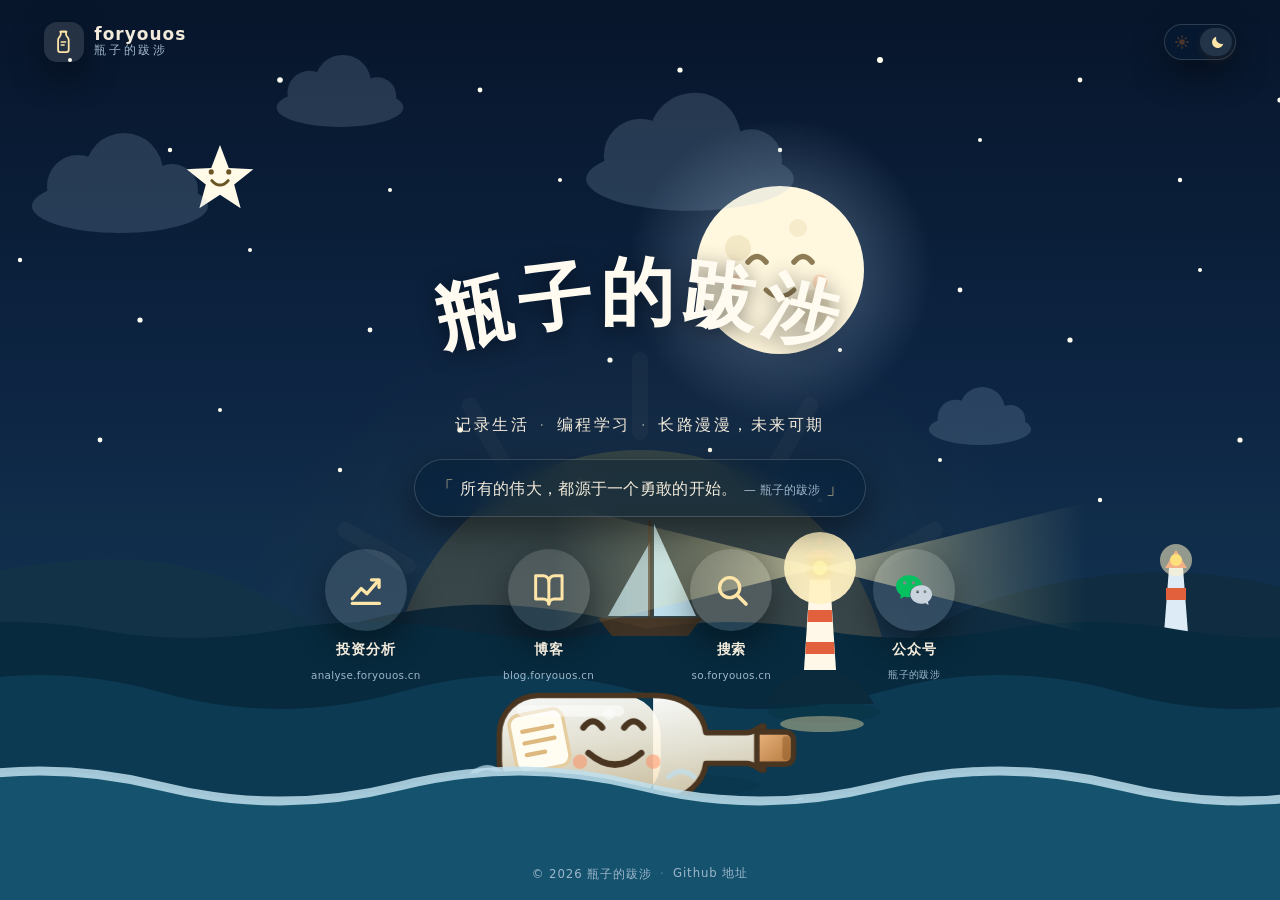
<file: index.html>
<!DOCTYPE html>
<html lang="zh-CN" data-theme="day">
<head>
  <meta charset="UTF-8">
  <meta name="viewport" content="width=device-width, initial-scale=1.0, viewport-fit=cover">
  <meta name="referrer" content="no-referrer">
  <meta http-equiv="Content-Security-Policy" content="upgrade-insecure-requests">

  <!-- ============ 基础 SEO ============ -->
  <title>瓶子的跋涉 · foryouos 的个人主页 | C/C++ 与后台服务器学习记录</title>
  <meta name="description" content="瓶子的跋涉（foryouos.cn）是 foryouos 的个人站点，记录编程学习过程与生活：C / C++ 语言基础、Linux、网络编程与后台服务器方向的学习笔记，并汇总投资分析、博客、搜索等自建站点入口。">
  <meta name="keywords" content="foryouos,瓶子的跋涉,个人主页,编程笔记,学习记录,C语言,C++,Linux,网络编程,Socket,TCP/IP,后台服务器,投资分析,量化">
  <meta name="author" content="foryouos">
  <meta name="robots" content="index,follow,max-snippet:-1,max-image-preview:large,max-video-preview:-1">
  <meta name="googlebot" content="index,follow,max-snippet:-1,max-image-preview:large">
  <meta name="bingbot" content="index,follow,max-snippet:-1">
  <meta name="baiduspider" content="index,follow">
  <meta name="revisit-after" content="7 days">
  <meta name="rating" content="general">
  <meta name="distribution" content="global">
  <meta name="format-detection" content="telephone=no">
  <meta name="geo.region" content="CN">
  <meta name="geo.placename" content="China">
  <link rel="canonical" href="https://www.foryouos.cn/">
  <link rel="alternate" hreflang="zh-CN" href="https://www.foryouos.cn/">
  <link rel="alternate" hreflang="x-default" href="https://www.foryouos.cn/">

  <!-- ============ 社交 / 富媒体卡片 ============ -->
  <meta property="og:type" content="website">
  <meta property="og:site_name" content="瓶子的跋涉">
  <meta property="og:locale" content="zh_CN">
  <meta property="og:title" content="瓶子的跋涉 · foryouos 的个人主页">
  <meta property="og:description" content="记录生活，记录编程学习过程。C / C++ 与后台服务器方向，长路漫漫，未来可期。">
  <meta property="og:url" content="https://www.foryouos.cn/">
  <meta property="og:image" content="https://www.foryouos.cn/og-cover.png">
  <meta property="og:image:type" content="image/png">
  <meta property="og:image:width" content="1200">
  <meta property="og:image:height" content="630">
  <meta property="og:image:alt" content="瓶子的跋涉 — 暖黄底色上漂着的一只微笑漂流瓶">
  <meta name="twitter:card" content="summary_large_image">
  <meta name="twitter:title" content="瓶子的跋涉 · foryouos 的个人主页">
  <meta name="twitter:description" content="记录生活，记录编程学习过程。C / C++ 与后台服务器方向，长路漫漫，未来可期。">
  <meta name="twitter:image" content="https://www.foryouos.cn/og-cover.png">
  <meta name="twitter:image:alt" content="瓶子的跋涉 — 暖黄底色上漂着的一只微笑漂流瓶">

  <meta name="theme-color" content="#ffce00" media="(prefers-color-scheme: light)">
  <meta name="theme-color" content="#0e2745" media="(prefers-color-scheme: dark)">
  <meta name="google-site-verification" content="Nl5QWSBgILy_1BS-VWteWHJ9TOmiFp1mwbNe_v6aFNE">
  <meta name="baidu-site-verification" content="codeva-7uhuw3rv2I">
  <!-- 其他站长平台验证码（Sogou / 360 / Bing）在这里补 <meta name="..." content="..."> 即可 -->

  <!-- ============ 站点图标（浏览器标签 / 搜索结果 / 移动端主屏） ============ -->
  <!-- favicon.ico 必须落在站点根目录：站点图标抓取器优先取 /favicon.ico，
       只声明 SVG 图标时大多会被忽略，搜索结果里就退回默认的「地球」图标。
       下面按 ICO → PNG(48/96/32/16) → SVG 逐级声明，覆盖全部浏览器。 -->
  <link rel="icon" href="favicon.ico" sizes="16x16 32x32 48x48">
  <link rel="icon" type="image/png" sizes="48x48" href="favicon-48x48.png">
  <link rel="icon" type="image/png" sizes="96x96" href="favicon-96x96.png">
  <link rel="icon" type="image/png" sizes="32x32" href="favicon-32x32.png">
  <link rel="icon" type="image/png" sizes="16x16" href="favicon-16x16.png">
  <link rel="icon" type="image/svg+xml" href="favicon.svg">
  <link rel="apple-touch-icon" sizes="180x180" href="apple-touch-icon.png">
  <link rel="mask-icon" href="mask-icon.svg" color="#FF9418">
  <link rel="manifest" href="site.webmanifest">
  <meta name="apple-mobile-web-app-title" content="瓶子的跋涉">
  <meta name="application-name" content="瓶子的跋涉">
  <meta name="msapplication-config" content="browserconfig.xml">
  <meta name="msapplication-TileColor" content="#FF9418">
  <meta name="msapplication-square150x150logo" content="mstile-150x150.png">
  <link rel="sitemap" type="application/xml" title="Sitemap" href="/sitemap.xml">

  <!-- ============ 结构化数据：让搜索引擎识别站点实体与导航 ============ -->
  <script type="application/ld+json">
  {
    "@context": "https://schema.org",
    "@graph": [
      {
        "@type": "WebSite",
        "@id": "https://www.foryouos.cn/#website",
        "url": "https://www.foryouos.cn/",
        "name": "瓶子的跋涉",
        "alternateName": ["foryouos", "瓶子的跋涉个人主页"],
        "description": "foryouos 的个人站点，记录编程学习过程与生活：C / C++、Linux、网络编程与后台服务器方向的学习笔记。",
        "inLanguage": "zh-CN",
        "publisher": { "@id": "https://www.foryouos.cn/#person" }
      },
      {
        "@type": "Person",
        "@id": "https://www.foryouos.cn/#person",
        "name": "foryouos",
        "alternateName": "瓶子的跋涉",
        "url": "https://www.foryouos.cn/",
        "image": "https://www.foryouos.cn/icon-512.png",
        "description": "编程学习者，方向为 C / C++、Linux、网络编程与后台服务器开发。",
        "knowsAbout": ["C 语言", "C++", "Linux", "网络编程", "TCP/IP", "Socket", "后台服务器开发", "数据结构与算法", "投资分析"],
        "sameAs": [
          "https://github.com/foryouos",
          "https://www.blog.foryouos.cn/",
          "https://www.so.foryouos.cn/",
          "https://analyse.foryouos.cn/"
        ]
      },
      {
        "@type": "ItemList",
        "@id": "https://www.foryouos.cn/#navigation",
        "name": "站点导航",
        "itemListElement": [
          {
            "@type": "SiteNavigationElement",
            "position": 1,
            "name": "投资分析 · InvestAnalyse",
            "description": "本地优先的开源投资分析终端：持仓总览、组合收益历史、基金与 ETF 成分穿透、市场数据看板。",
            "url": "https://analyse.foryouos.cn/"
          },
          {
            "@type": "SiteNavigationElement",
            "position": 2,
            "name": "博客",
            "description": "编程学习笔记与生活随笔。",
            "url": "https://www.blog.foryouos.cn/"
          },
          {
            "@type": "SiteNavigationElement",
            "position": 3,
            "name": "搜索",
            "description": "自建聚合搜索入口。",
            "url": "https://www.so.foryouos.cn/"
          },
          {
            "@type": "SiteNavigationElement",
            "position": 4,
            "name": "微信公众号 · 瓶子的跋涉",
            "description": "微信搜一搜「瓶子的跋涉」即可关注，也可扫码关注。"
          }
        ]
      }
    ]
  }
  </script>

  <!-- 首屏前确定昼夜主题，避免闪白/闪黄（与 index.js 中的规则保持一致） -->
  <script>
    (function () {
      try {
        var m = /[?&]theme=(day|night)\b/.exec(location.search);
        var t = m ? m[1] : localStorage.getItem('foryouos-theme');
        if (t !== 'day' && t !== 'night') {
          var h = new Date().getHours();
          t = (h >= 6 && h < 18) ? 'day' : 'night';
        }
        if (m) { try { localStorage.setItem('foryouos-theme', t); } catch (e) {} }
        document.documentElement.setAttribute('data-theme', t);
      } catch (e) { /* 保持 HTML 中的默认值 */ }
    })();
  </script>

  <!-- ?v= 用于缓存击穿：每次改动样式/脚本后把版本号 +1，避免浏览器/预览拿到旧文件 -->
  <link rel="stylesheet" href="index.css?v=13">
</head>
<body>

<!-- ================= 背景：纯手绘 SVG 场景 ================= -->
<div class="scene" id="scene" aria-hidden="true">
  <svg class="scene-svg" id="sceneSvg" viewBox="0 0 1440 900" preserveAspectRatio="xMidYMid slice">
    <defs>
      <linearGradient id="skyDay" x1="0" y1="0" x2="0" y2="1">
        <stop offset="0%"   stop-color="#FFF3B0"/>
        <stop offset="34%"  stop-color="#FFD63C"/>
        <stop offset="72%"  stop-color="#FFB029"/>
        <stop offset="100%" stop-color="#FF9A22"/>
      </linearGradient>
      <linearGradient id="skyNight" x1="0" y1="0" x2="0" y2="1">
        <stop offset="0%"   stop-color="#040D1E"/>
        <stop offset="42%"  stop-color="#0D2543"/>
        <stop offset="78%"  stop-color="#16405C"/>
        <stop offset="100%" stop-color="#1D5069"/>
      </linearGradient>
      <linearGradient id="sunGrad" x1="0" y1="0" x2="0" y2="1">
        <stop offset="0%"   stop-color="#FFD64A"/>
        <stop offset="60%"  stop-color="#FF9420"/>
        <stop offset="100%" stop-color="#FF7A12"/>
      </linearGradient>
      <radialGradient id="sunGlow" cx="50%" cy="50%" r="50%">
        <stop offset="0%"   stop-color="#FFE07A" stop-opacity=".55"/>
        <stop offset="55%"  stop-color="#FFA326" stop-opacity=".20"/>
        <stop offset="100%" stop-color="#FFA326" stop-opacity="0"/>
      </radialGradient>
      <radialGradient id="moonGlow" cx="50%" cy="50%" r="50%">
        <stop offset="0%"   stop-color="#FFF6D8" stop-opacity=".85"/>
        <stop offset="45%"  stop-color="#CFE6FF" stop-opacity=".20"/>
        <stop offset="100%" stop-color="#CFE6FF" stop-opacity="0"/>
      </radialGradient>
      <linearGradient id="glassGrad" x1="0" y1="0" x2="0.2" y2="1">
        <stop offset="0%"   stop-color="#FFFFFF" stop-opacity=".97"/>
        <stop offset="55%"  stop-color="#FFF6E2" stop-opacity=".88"/>
        <stop offset="100%" stop-color="#FFE6BE" stop-opacity=".80"/>
      </linearGradient>
      <linearGradient id="corkGrad" x1="0" y1="0" x2="1" y2="1">
        <stop offset="0%"   stop-color="#EBB681"/>
        <stop offset="100%" stop-color="#B3773B"/>
      </linearGradient>
      <linearGradient id="cometGrad" x1="0" y1="0" x2="1" y2="1">
        <stop offset="0%"   stop-color="#FFFDF0" stop-opacity="0"/>
        <stop offset="100%" stop-color="#FFFDF0" stop-opacity=".9"/>
      </linearGradient>
      <!-- 灯塔光束：靠近灯芯处亮，向远处淡出 -->
      <linearGradient id="beamL" x1="100%" y1="0" x2="0%" y2="0">
        <stop offset="0%"   stop-color="#FFF6C8" stop-opacity=".62"/>
        <stop offset="55%"  stop-color="#FFF0A8" stop-opacity=".22"/>
        <stop offset="100%" stop-color="#FFF0A8" stop-opacity="0"/>
      </linearGradient>
      <linearGradient id="beamR" x1="0%" y1="0" x2="100%" y2="0">
        <stop offset="0%"   stop-color="#FFF6C8" stop-opacity=".62"/>
        <stop offset="55%"  stop-color="#FFF0A8" stop-opacity=".22"/>
        <stop offset="100%" stop-color="#FFF0A8" stop-opacity="0"/>
      </linearGradient>
    </defs>

    <!-- ============ 远景层：天空 / 星 / 月 / 日 / 云 / 鸟 / 远山 ============ -->
    <g class="lyr lyr-far">
      <rect class="sky sky-day"   x="-1000" y="-200" width="3200" height="1400" fill="url(#skyDay)"/>
      <rect class="sky sky-night" x="-1000" y="-200" width="3200" height="1400" fill="url(#skyNight)"/>

      <g class="stars">
        <circle class="star" cx="60"   cy="120" r="2.6"/><circle class="star" cx="150"  cy="60"  r="2"/>
        <circle class="star" cx="250"  cy="150" r="2.2"/><circle class="star" cx="360"  cy="80"  r="2.8"/>
        <circle class="star" cx="470"  cy="190" r="2"/>  <circle class="star" cx="560"  cy="90"  r="2.4"/>
        <circle class="star" cx="640"  cy="180" r="2"/>  <circle class="star" cx="760"  cy="70"  r="2.6"/>
        <circle class="star" cx="860"  cy="150" r="2.2"/><circle class="star" cx="960"  cy="60"  r="3"/>
        <circle class="star" cx="1060" cy="140" r="2"/>  <circle class="star" cx="1160" cy="80"  r="2.4"/>
        <circle class="star" cx="1260" cy="180" r="2.2"/><circle class="star" cx="1360" cy="100" r="2.6"/>
        <circle class="star" cx="1440" cy="60"  r="2"/>  <circle class="star" cx="100"  cy="260" r="2.2"/>
        <circle class="star" cx="220"  cy="320" r="2.6"/><circle class="star" cx="330"  cy="250" r="2"/>
        <circle class="star" cx="450"  cy="330" r="2.4"/><circle class="star" cx="570"  cy="290" r="2"/>
        <circle class="star" cx="690"  cy="360" r="2.6"/><circle class="star" cx="800"  cy="300" r="2.2"/>
        <circle class="star" cx="920"  cy="350" r="2"/>  <circle class="star" cx="1040" cy="290" r="2.4"/>
        <circle class="star" cx="1150" cy="340" r="2.6"/><circle class="star" cx="1280" cy="270" r="2"/>
        <circle class="star" cx="1400" cy="330" r="2.2"/><circle class="star" cx="40"   cy="400" r="2"/>
        <circle class="star" cx="180"  cy="440" r="2.4"/><circle class="star" cx="300"  cy="410" r="2"/>
        <circle class="star" cx="420"  cy="470" r="2.2"/><circle class="star" cx="540"  cy="430" r="2.6"/>
        <circle class="star" cx="660"  cy="480" r="2"/>  <circle class="star" cx="790"  cy="450" r="2.2"/>
        <circle class="star" cx="900"  cy="500" r="2.4"/><circle class="star" cx="1020" cy="460" r="2"/>
        <circle class="star" cx="1180" cy="500" r="2.2"/><circle class="star" cx="1320" cy="440" r="2.6"/>
        <circle class="star" cx="1420" cy="480" r="2"/>  <circle class="star" cx="1500" cy="250" r="2.2"/>
      </g>

      <!-- 流星 -->
      <g class="comet">
        <path d="M0 0 L118 64" stroke="url(#cometGrad)" stroke-width="3.2" stroke-linecap="round"/>
        <circle cx="0" cy="0" r="4.2" fill="#FFFDF0"/>
      </g>

      <!-- 月亮 -->
      <g class="moon">
        <circle class="moon-glow" cx="860" cy="270" r="152" fill="url(#moonGlow)"/>
        <g class="moon-bob">
          <circle cx="860" cy="270" r="84" fill="#FFF7DE"/>
          <circle cx="818" cy="248" r="13" fill="#F0E3BD" opacity=".7"/>
          <circle cx="892" cy="308" r="18" fill="#F0E3BD" opacity=".55"/>
          <circle cx="878" cy="228" r="9"  fill="#F0E3BD" opacity=".6"/>
          <!-- 睡脸 -->
          <path d="M828 262 q9 -11 18 0 M874 262 q9 -11 18 0" stroke="#8E7C55" stroke-width="5.5"
                stroke-linecap="round" fill="none"/>
          <path d="M846 290 q14 13 28 0" stroke="#8E7C55" stroke-width="5" stroke-linecap="round" fill="none"/>
          <circle cx="818" cy="282" r="7.5" fill="#FFC9A6" opacity=".6"/>
          <circle cx="900" cy="282" r="7.5" fill="#FFC9A6" opacity=".6"/>
        </g>
      </g>

      <!-- 微笑的星星（彩蛋） -->
      <g class="smile-star" transform="translate(300,180) scale(1.35)">
        <path class="smile-star-pulse" d="M0 -26 L6.5 -8.9 L24.7 -8 L10.5 3.4 L15.3 21 L0 11 L-15.3 21 L-10.5 3.4
                 L-24.7 -8 L-6.5 -8.9 Z" fill="#FFFBE8"/>
        <circle cx="-6.5" cy="-6" r="1.9" fill="#6B5426"/>
        <circle cx="6.5" cy="-6" r="1.9" fill="#6B5426"/>
        <path d="M-6 0.5 q6 6.5 12 0" stroke="#6B5426" stroke-width="2.2" stroke-linecap="round" fill="none"/>
      </g>

      <!-- 太阳 -->
      <g class="sun-wrap">
        <circle class="sun-glow" cx="720" cy="700" r="430" fill="url(#sunGlow)"/>
        <g class="sun-rays">
          <g transform="rotate(0 720 700)"><rect x="712" y="352" width="16" height="88" rx="8"/></g>
          <g transform="rotate(30 720 700)"><rect x="712" y="352" width="16" height="88" rx="8"/></g>
          <g transform="rotate(60 720 700)"><rect x="712" y="352" width="16" height="88" rx="8"/></g>
          <g transform="rotate(90 720 700)"><rect x="712" y="352" width="16" height="88" rx="8"/></g>
          <g transform="rotate(120 720 700)"><rect x="712" y="352" width="16" height="88" rx="8"/></g>
          <g transform="rotate(150 720 700)"><rect x="712" y="352" width="16" height="88" rx="8"/></g>
          <g transform="rotate(180 720 700)"><rect x="712" y="352" width="16" height="88" rx="8"/></g>
          <g transform="rotate(210 720 700)"><rect x="712" y="352" width="16" height="88" rx="8"/></g>
          <g transform="rotate(240 720 700)"><rect x="712" y="352" width="16" height="88" rx="8"/></g>
          <g transform="rotate(270 720 700)"><rect x="712" y="352" width="16" height="88" rx="8"/></g>
          <g transform="rotate(300 720 700)"><rect x="712" y="352" width="16" height="88" rx="8"/></g>
          <g transform="rotate(330 720 700)"><rect x="712" y="352" width="16" height="88" rx="8"/></g>
        </g>
        <circle class="sun-body" cx="720" cy="700" r="250" fill="url(#sunGrad)"/>
      </g>

      <!-- 云（外层负责漂移，内层负责定位与缩放，避免 transform 互相覆盖） -->
      <g class="cloud-drift cd1">
        <g class="cloud" transform="translate(200,190)">
          <ellipse cx="0" cy="16" rx="88" ry="27"/>
          <circle cx="-42" cy="-4" r="31"/><circle cx="4" cy="-18" r="39"/><circle cx="52" cy="0" r="26"/>
        </g>
      </g>
      <g class="cloud-drift cd2">
        <g class="cloud" transform="translate(770,160) scale(1.18)">
          <ellipse cx="0" cy="16" rx="88" ry="27"/>
          <circle cx="-42" cy="-4" r="31"/><circle cx="4" cy="-18" r="39"/><circle cx="52" cy="0" r="26"/>
        </g>
      </g>
      <g class="cloud-drift cd3">
        <g class="cloud" transform="translate(420,96) scale(.72)">
          <ellipse cx="0" cy="16" rx="88" ry="27"/>
          <circle cx="-42" cy="-4" r="31"/><circle cx="4" cy="-18" r="39"/><circle cx="52" cy="0" r="26"/>
        </g>
      </g>
      <g class="cloud-drift cd4">
        <g class="cloud" transform="translate(1060,420) scale(.58)">
          <ellipse cx="0" cy="16" rx="88" ry="27"/>
          <circle cx="-42" cy="-4" r="31"/><circle cx="4" cy="-18" r="39"/><circle cx="52" cy="0" r="26"/>
        </g>
      </g>

      <!-- 海鸟 -->
      <g class="bird-fly bf1"><g class="bird b1">
        <path d="M-17 0 Q-8.5 -12 0 -1 Q8.5 -12 17 0" fill="none" stroke-width="3.6"
              stroke-linecap="round" stroke-linejoin="round"/>
      </g></g>
      <g class="bird-fly bf2"><g class="bird b2">
        <path d="M-13 0 Q-6.5 -9 0 -1 Q6.5 -9 13 0" fill="none" stroke-width="3.1"
              stroke-linecap="round" stroke-linejoin="round"/>
      </g></g>
      <g class="bird-fly bf3"><g class="bird b3">
        <path d="M-11 0 Q-5.5 -8 0 -1 Q5.5 -8 11 0" fill="none" stroke-width="2.8"
              stroke-linecap="round" stroke-linejoin="round"/>
      </g></g>

      <!-- 远山与灯塔 -->
      <g class="islands">
        <path class="hill hill-1" d="M-120 646 C-40 596 60 566 168 560 C270 554 340 584 420 646 Z"/>
        <path class="hill hill-2" d="M370 646 C440 616 520 600 600 606 C676 612 726 628 780 646 Z"/>
        <path class="hill hill-3" d="M980 646 C1060 592 1170 566 1280 574 C1372 580 1430 612 1490 646 Z"/>
        <g class="lighthouse" transform="translate(1256,562)">
          <path d="M-13 84 L-7 6 L7 6 L13 84 Z" fill="#FFF6E4"/>
          <rect x="-10" y="26" width="20" height="12" fill="#E2603C"/>
          <path d="M-11 6 L0 -12 L11 6 Z" fill="#E2603C"/>
          <g class="light">
            <circle cx="0" cy="-2" r="16" fill="#FFF3C4" opacity=".55"/>
            <circle cx="0" cy="-2" r="6" fill="#FFE07A"/>
          </g>
        </g>
      </g>
    </g>

    <!-- ============ 中景层：远海 ============ -->
    <g class="lyr lyr-mid">
      <g class="sea sea-far">
        <path class="wave-fill" d="M-720 630 q90 -16 180 0 t180 0 t180 0 t180 0 t180 0 t180 0 t180 0 t180 0 t180 0 t180 0 t180 0 t180 0 t180 0 t180 0 t180 0 t180 0 t180 0 t180 0 t180 0 t180 0 t180 0 t180 0 t180 0 t180 0 t180 0 L3780 1100 L-720 1100 Z"/>
      </g>
    </g>

    <!-- ============ 近景层：中浪 / 帆船 / 漂流瓶 / 气泡 / 前浪 ============ -->
    <g class="lyr lyr-sea">
      <g class="sea sea-mid">
        <path class="wave-fill" d="M-960 692 q120 -34 240 0 t240 0 t240 0 t240 0 t240 0 t240 0 t240 0 t240 0 t240 0 t240 0 t240 0 t240 0 t240 0 t240 0 t240 0 t240 0 t240 0 t240 0 t240 0 L3600 1100 L-960 1100 Z"/>
      </g>

      <!-- 远处帆船：boat-drift 负责横越海面，boat 负责定位，boat-bob 负责起伏 -->
      <g class="boat-drift">
        <g class="boat">
          <g class="boat-bob">
            <path class="sail-b" d="M0 -78 L0 -4 L-42 -4 Z"/>
            <path class="sail-f" d="M4 -96 L4 -4 L46 -4 Z"/>
            <path class="hull" d="M-52 -2 L52 -2 L38 16 L-38 16 Z"/>
            <rect class="mast" x="-2" y="-100" width="3.4" height="98" rx="1.7"/>
          </g>
        </g>
      </g>

      <!-- ============ 海中灯塔（白天灯熄、夜里亮起并扫射光束） ============ -->
      <g class="lh" transform="translate(900,702)">
        <!-- 水下倒影 -->
        <ellipse class="lh-reflect" cx="4" cy="10" rx="56" ry="11"/>
        <!-- 夜间水面灯影 -->
        <ellipse class="lh-waterglow" cx="2" cy="22" rx="42" ry="8"/>
        <!-- 礁石 -->
        <path class="lh-rock" d="M-54 2 C-42 -20 -22 -33 0 -33 C22 -33 42 -20 54 2 Z"/>
        <!-- 塔身（下宽上窄） -->
        <path class="lh-body" d="M-16 -32 L-10 -124 H10 L16 -32 Z"/>
        <!-- 红环 -->
        <path class="lh-band" d="M-14.7 -48 L14.7 -48 L13.9 -60 L-13.9 -60 Z"/>
        <path class="lh-band" d="M-12.5 -80 L12.5 -80 L11.8 -92 L-11.8 -92 Z"/>
        <!-- 平台栏杆 -->
        <path class="lh-rail" d="M-18 -124 H18"/>
        <!-- 灯室 -->
        <rect class="lh-room" x="-14" y="-144" width="28" height="20" rx="3"/>
        <!-- 顶盖与塔尖 -->
        <path class="lh-roof" d="M-17 -144 Q0 -162 17 -144 Z"/>
        <circle class="lh-tip" cx="0" cy="-161" r="3.4"/>
        <!-- 光晕 / 灯芯 -->
        <circle class="lh-glow" cx="0" cy="-134" r="36"/>
        <circle class="lh-lamp" cx="0" cy="-134" r="7.2"/>
        <!-- 夜间光束（双向，绕灯芯左右扫射） -->
        <g class="lh-beam">
          <path d="M0 -134 L-268 -200 L-268 -68 Z" fill="url(#beamL)"/>
          <path d="M0 -134 L268 -200 L268 -68 Z" fill="url(#beamR)"/>
        </g>
      </g>

      <!-- 漂流瓶：bottle-drift 负责横向漂移，bottle-move 负责起伏，bottle 负责定位 -->
      <g class="bottle-drift">
        <g class="bottle-move">
        <g class="bottle" transform="translate(660,748) scale(.85)">
          <ellipse class="bottle-shadow" cx="24" cy="44" rx="188" ry="17"/>
          <g class="bottle-body">
            <rect x="-95" y="-62" width="190" height="124" rx="46" fill="url(#glassGrad)"/>
            <path d="M86 -62 C130 -62 146 -36 148 -18 H196 C206 -18 210 -26 216 -26 V26
                     C210 26 206 18 196 18 H148 C146 36 130 62 86 62 Z" fill="url(#glassGrad)"/>
            <!-- 瓶中信 -->
            <g class="note" transform="rotate(-11 -46 4)">
              <rect x="-78" y="-34" width="64" height="68" rx="12" fill="#FFFCF2" stroke="#E6CDA0" stroke-width="4"/>
              <path d="M-64 -14 h36 M-64 0 h36 M-64 14 h22" stroke="#DDB87F" stroke-width="5" stroke-linecap="round"/>
            </g>
            <!-- 玻璃高光 -->
            <rect class="glare" x="-74" y="-50" width="126" height="13" rx="6.5" fill="#FFFFFF" opacity=".55"/>
            <circle cx="34" cy="-40" r="7" fill="#FFFFFF" opacity=".45"/>
            <!-- 轮廓 -->
            <path class="outline" d="M-49 -62 H86 C130 -62 146 -36 148 -18 H196 C206 -18 210 -26 216 -26 V26
                     C210 26 206 18 196 18 H148 C146 36 130 62 86 62 H-49 A46 46 0 0 1 -95 16 V-16 A46 46 0 0 1 -49 -62 Z"/>
            <!-- 木塞 -->
            <path class="cork" d="M208 -19 H242 A9 9 0 0 1 251 -10 V10 A9 9 0 0 1 242 19 H208 Z"/>
            <rect x="238" y="-14" width="9" height="28" rx="4" fill="#8E5A28" opacity=".5"/>
            <!-- 表情 -->
            <g class="face">
              <path d="M4 -24 q11 -15 22 0" class="f-eye"/>
              <path d="M52 -24 q11 -15 22 0" class="f-eye"/>
              <path d="M10 6 q31 27 62 0" class="f-mouth"/>
              <circle cx="0" cy="16" r="8.5" class="f-blush"/>
              <circle cx="86" cy="16" r="8.5" class="f-blush"/>
            </g>
            <!-- 水花 -->
            <g class="splash">
              <path d="M-126 30 q17 -14 34 0" class="splash-line"/>
              <path d="M104 34 q15 -13 30 0" class="splash-line"/>
              <path d="M-30 46 q19 -15 38 0" class="splash-line"/>
            </g>
          </g>
        </g>
      </g>
      </g>

      <!-- 气泡 -->
      <g class="bubbles">
        <circle class="bubble" style="--x:520px; --d:0s;   --s:1.1" cx="520" cy="800" r="9"/>
        <circle class="bubble" style="--x:600px; --d:1.4s; --s:.8"  cx="600" cy="820" r="6"/>
        <circle class="bubble" style="--x:880px; --d:.6s;  --s:1.3" cx="880" cy="810" r="11"/>
        <circle class="bubble" style="--x:960px; --d:2.2s; --s:.9"  cx="960" cy="830" r="7"/>
        <circle class="bubble" style="--x:420px; --d:2.9s; --s:1"   cx="420" cy="815" r="8"/>
        <circle class="bubble" style="--x:1080px;--d:3.4s; --s:1.15" cx="1080" cy="825" r="10"/>
        <circle class="bubble" style="--x:250px; --d:1.9s; --s:.85" cx="250" cy="805" r="7"/>
        <circle class="bubble" style="--x:1180px;--d:.9s;  --s:1"   cx="1180" cy="818" r="8"/>
      </g>

      <g class="sea sea-front">
        <path class="wave-fill" d="M-960 786 q120 -30 240 0 t240 0 t240 0 t240 0 t240 0 t240 0 t240 0 t240 0 t240 0 t240 0 t240 0 t240 0 t240 0 t240 0 t240 0 t240 0 t240 0 t240 0 t240 0 L3600 1100 L-960 1100 Z"/>
        <path class="wave-foam" d="M-960 786 q120 -30 240 0 t240 0 t240 0 t240 0 t240 0 t240 0 t240 0 t240 0 t240 0 t240 0 t240 0 t240 0 t240 0 t240 0 t240 0 t240 0 t240 0 t240 0 t240 0"/>
      </g>
    </g>
  </svg>
</div>

<!-- 点击涟漪容器 -->
<div class="ripple-layer" id="rippleLayer" aria-hidden="true"></div>

<!-- ================= 可索引正文 =================
     页面视觉以单屏图形为主，这里用「视觉隐藏、屏幕阅读器与搜索引擎可见」的
     方式提供真实、与页面一致的描述性文字（非关键词堆砌）。 -->
<div class="sr-only">
  <h1>瓶子的跋涉 — foryouos 的个人主页</h1>

  <p>瓶子的跋涉（foryouos.cn）是 foryouos 的个人站点，用来记录编程学习过程与生活片段。
     内容围绕 C / C++ 语言基础、Linux 使用、网络编程（TCP/IP、Socket）与后台服务器方向展开，
     也会写下一些日常思考与随笔。站名取意于漂流瓶：把当下写下的东西装进瓶子放进海里，
     不知道会漂到哪里，但总归是在往前走。</p>

  <p>本站页面为纯 HTML、CSS 与 JavaScript 编写，背景是手绘的 SVG 场景（日出与星海、海浪与漂流瓶），
     不依赖任何外部图片与视频资源，因此在弱网或资源失效时依旧可以完整访问。
     页面提供昼夜两套配色：访客打开时会依据本地时间自动选择，也可以手动切换并记住选择。</p>

  <h2>关注方向</h2>
  <ul>
    <li>C 语言与 C++：语法基础、指针与内存管理、面向对象与标准库</li>
    <li>Linux 与网络编程：系统调用、TCP/IP 协议、Socket 编程、并发与 IO 模型</li>
    <li>后台服务器开发：进程与线程、服务端架构、性能与调试</li>
    <li>数据结构与算法：基础数据结构、常见算法题的思路整理</li>
    <li>投资与量化分析：指数基金、ETF 持仓穿透与组合收益回顾（业余兴趣）</li>
  </ul>

  <h2>站点导航</h2>
  <ul>
    <li><a href="https://analyse.foryouos.cn/">投资分析 · InvestAnalyse</a> — 本地优先的开源投资分析终端，支持持仓总览、组合收益历史、基金与 ETF 成分股穿透、市场数据看板。</li>
    <li><a href="https://www.blog.foryouos.cn/">博客</a> — 编程学习笔记与生活随笔。</li>
    <li><a href="https://www.so.foryouos.cn/">搜索</a> — 自建聚合搜索入口。</li>
    <li>微信公众号 — 微信搜一搜「瓶子的跋涉」即可关注，也可扫码关注；代码仓库见页脚 GitHub 地址。</li>
  </ul>

  <p>联系方式：<a href="https://github.com/foryouos">github.com/foryouos</a>。
     本站内容以学习记录为主，欢迎交流指正。</p>
</div>

<!-- ================= 前景界面 ================= -->
<div class="frame">

  <header class="topbar">
    <a class="brand" href="/" aria-label="瓶子的跋涉 · 首页">
      <span class="brand-mark">
        <svg viewBox="0 0 28 28" aria-hidden="true">
          <path d="M11 3h6v3.2c0 1.1.5 1.6 1.2 2.3.9.9 1.8 2 1.8 3.9v11.3c0 1.3-1.1 2.3-2.4 2.3h-7.2C9.1 26 8 25 8 23.7V12.4c0-1.9.9-3 1.8-3.9.7-.7 1.2-1.2 1.2-2.3V3Z"
                fill="none" stroke="currentColor" stroke-width="2" stroke-linejoin="round"/>
          <path d="M10.5 3h7" stroke="currentColor" stroke-width="2" stroke-linecap="round"/>
          <path d="M11.6 14.6h4.8M11.6 18h3.2" stroke="currentColor" stroke-width="1.8" stroke-linecap="round"/>
        </svg>
      </span>
      <span class="brand-text">
        <strong>foryouos</strong>
        <em>瓶子的跋涉</em>
      </span>
    </a>

    <button class="theme-btn" id="themeBtn" type="button" aria-label="切换昼夜主题" aria-pressed="false">
      <span class="tb-track">
        <svg class="tb-icon tb-sun" viewBox="0 0 24 24" aria-hidden="true">
          <circle cx="12" cy="12" r="4.2" fill="currentColor"/>
          <path d="M12 2.6v2.6M12 18.8v2.6M2.6 12h2.6M18.8 12h2.6M5.5 5.5l1.9 1.9M16.6 16.6l1.9 1.9M18.5 5.5l-1.9 1.9M7.4 16.6l-1.9 1.9"
                stroke="currentColor" stroke-width="1.9" stroke-linecap="round"/>
        </svg>
        <svg class="tb-icon tb-moon" viewBox="0 0 24 24" aria-hidden="true">
          <path d="M20 14.6A8.6 8.6 0 0 1 9.4 4 8.6 8.6 0 1 0 20 14.6Z" fill="currentColor"/>
        </svg>
        <span class="tb-orb"></span>
      </span>
    </button>
  </header>

  <main class="stage">
    <section class="hero">
      <!-- 装饰性弧线标题：站点名称由上方 h1 提供给搜索引擎与屏幕阅读器 -->
      <svg class="arc-svg" viewBox="0 0 760 200" aria-hidden="true">
        <defs>
          <path id="arcPath" d="M30 175 Q380 15 730 175" fill="none"/>
        </defs>
        <text class="arc-text">
          <textPath href="#arcPath" startOffset="50%" text-anchor="middle">瓶子的跋涉</textPath>
        </text>
      </svg>
      <p class="tagline">
        <span>记录生活</span><i>·</i><span>编程学习</span><i>·</i><span>长路漫漫，未来可期</span>
      </p>
    </section>

    <button class="quote" id="quote" type="button" title="点一下，换一句">
      <span class="q-mark" aria-hidden="true">「</span>
      <span class="q-text" id="quoteText">正在捞一句水面上的话…</span>
      <span class="q-from" id="quoteFrom">— 一言</span>
      <span class="q-mark" aria-hidden="true">」</span>
    </button>

    <nav class="links" aria-label="站点导航">
      <a class="card" href="https://analyse.foryouos.cn/" target="_blank" rel="noopener noreferrer" style="--i:0">
        <span class="orb">
          <svg viewBox="0 0 24 24" aria-hidden="true">
            <path d="M3.4 17.6 9 11.2l3.7 3.2 7.4-8.4" fill="none" stroke="currentColor"
                  stroke-width="2.1" stroke-linecap="round" stroke-linejoin="round"/>
            <path d="M15.6 5.6h4.8v4.8" fill="none" stroke="currentColor"
                  stroke-width="2.1" stroke-linecap="round" stroke-linejoin="round"/>
            <path d="M3.4 20.6h17.2" stroke="currentColor" stroke-width="2.1" stroke-linecap="round"/>
          </svg>
        </span>
        <span class="c-name">投资分析</span>
        <span class="c-host">analyse.foryouos.cn</span>
      </a>

      <a class="card" href="https://www.blog.foryouos.cn/" target="_blank" rel="noopener noreferrer" style="--i:1">
        <span class="orb">
          <svg viewBox="0 0 24 24" aria-hidden="true">
            <path d="M12 6.6A3.6 3.6 0 0 0 8.4 3H3.6v14.8h4.9A3.6 3.6 0 0 1 12 21a3.6 3.6 0 0 1 3.5-3.2h4.9V3h-4.8A3.6 3.6 0 0 0 12 6.6Z"
                  fill="none" stroke="currentColor" stroke-width="1.9" stroke-linejoin="round"/>
            <path d="M12 6.6V21" stroke="currentColor" stroke-width="1.9" stroke-linecap="round"/>
          </svg>
        </span>
        <span class="c-name">博客</span>
        <span class="c-host">blog.foryouos.cn</span>
      </a>

      <a class="card" href="https://www.so.foryouos.cn/" target="_blank" rel="noopener noreferrer" style="--i:2">
        <span class="orb">
          <svg viewBox="0 0 24 24" aria-hidden="true">
            <circle cx="10.6" cy="10.6" r="6.4" fill="none" stroke="currentColor" stroke-width="2.1"/>
            <path d="M15.4 15.4 21 21" stroke="currentColor" stroke-width="2.3" stroke-linecap="round"/>
          </svg>
        </span>
        <span class="c-name">搜索</span>
        <span class="c-host">so.foryouos.cn</span>
      </a>

      <!-- 微信公众号入口：不跳转外部站点，悬浮或点击展开「扫码 / 搜索」导引图 -->
      <div class="card card-wx" role="button" tabindex="0" style="--i:3"
           aria-expanded="false" aria-controls="wxTip">
        <span class="orb">
          <!-- 官方微信 logo：双气泡轮廓，眼孔为挖空的透明孔；拆两层以便前绿后灰着色 -->
          <svg class="wx-mark" viewBox="0 0 24 24" aria-hidden="true">
            <path class="wx-mark-back" d="M16.938 8.858c-1.797-.052-3.746.512-5.28 1.786-1.72 1.428-2.687 3.72-1.78 6.22.942 2.453 3.666 4.229 6.884 4.229.826 0 1.622-.12 2.361-.336a.722.722 0 0 1 .598.082l1.584.926a.272.272 0 0 0 .14.047c.134 0 .24-.111.24-.247 0-.06-.023-.12-.038-.177l-.327-1.233a.582.582 0 0 1-.023-.156.49.49 0 0 1 .201-.398C23.024 18.48 24 16.82 24 14.98c0-3.21-2.931-5.837-6.656-6.088V8.89c-.135-.01-.27-.027-.407-.03zm-2.53 3.274c.535 0 .969.44.969.982a.976.976 0 0 1-.969.983.976.976 0 0 1-.969-.983c0-.542.434-.982.97-.982zm4.844 0c.535 0 .969.44.969.982a.976.976 0 0 1-.969.983.976.976 0 0 1-.969-.983c0-.542.434-.982.969-.982z"/>
            <path class="wx-mark-front" d="M8.691 2.188C3.891 2.188 0 5.476 0 9.53c0 2.212 1.17 4.203 3.002 5.55a.59.59 0 0 1 .213.665l-.39 1.48c-.019.07-.048.141-.048.213 0 .163.13.295.29.295a.326.326 0 0 0 .167-.054l1.903-1.114a.864.864 0 0 1 .717-.098 10.16 10.16 0 0 0 2.837.403c.276 0 .543-.027.811-.05-.857-2.578.157-4.972 1.932-6.446 1.703-1.415 3.882-1.98 5.853-1.838-.576-3.583-4.196-6.348-8.596-6.348zM5.785 5.991c.642 0 1.162.529 1.162 1.18a1.17 1.17 0 0 1-1.162 1.178A1.17 1.17 0 0 1 4.623 7.17c0-.651.52-1.18 1.162-1.18zm5.813 0c.642 0 1.162.529 1.162 1.18a1.17 1.17 0 0 1-1.162 1.178 1.17 1.17 0 0 1-1.162-1.178c0-.651.52-1.18 1.162-1.18z"/>
          </svg>
        </span>

        <span class="c-name">公众号</span>
        <span class="c-host">瓶子的跋涉</span>

        <!-- 悬浮 / 点击展开的导引图（白色的「扫码 · 搜索联合传播样式」），以云朵形态浮出 -->
        <span class="wx-pop" id="wxTip" role="tooltip">
          <!-- 云朵本体：一个圆角主体 + 五个鼓包，同一 fill 的并集即为轮廓。
               参考框 1000×447 与实际云盒（452×202）同比，preserveAspectRatio="none" 几乎不形变。
               主体下沿就是参考框下沿 —— 底部不要再叠椭圆，否则会比主体更宽、形成台阶。 -->
          <svg class="wx-cloud" viewBox="0 0 1000 447" preserveAspectRatio="none"
               aria-hidden="true" focusable="false">
            <g class="wx-cloud-fill">
              <rect x="22" y="97" width="956" height="350" rx="120"/>
              <ellipse cx="200" cy="150" rx="210" ry="150"/>
              <ellipse cx="520" cy="140" rx="215" ry="140"/>
              <ellipse cx="815" cy="165" rx="185" ry="165"/>
              <ellipse cx="70"  cy="300" rx="70"  ry="125"/>
              <ellipse cx="930" cy="300" rx="70"  ry="125"/>
            </g>
          </svg>
          <img class="wx-shot" src="wechat-card.png" width="1000" height="280" decoding="async"
               alt="微信搜一搜「瓶子的跋涉」：扫码关注，或在微信里按名称搜索">
        </span>
      </div>
    </nav>
  </main>

  <footer class="foot">
    <span>© <span id="year">2026</span> 瓶子的跋涉</span>
    <i>·</i>
    <a href="https://github.com/foryouos" target="_blank" rel="noopener noreferrer">Github 地址</a>
  </footer>
</div>

<noscript>
  <div class="noscript-box">
    <h2>瓶子的跋涉 · foryouos</h2>
    <p>本站背景是 SVG 动画场景，启用 JavaScript 后可以看到昼夜主题切换、海浪与漂流瓶动效。
       当前未启用 JavaScript，你仍可以访问下列站点：</p>
    <ul>
      <li><a href="https://analyse.foryouos.cn/">投资分析 · InvestAnalyse</a></li>
      <li><a href="https://www.blog.foryouos.cn/">博客</a></li>
      <li><a href="https://www.so.foryouos.cn/">搜索</a></li>
      <li>微信公众号：微信搜一搜「瓶子的跋涉」</li>
    </ul>
    <p>内容方向：C / C++、Linux、网络编程与后台服务器开发的学习记录。</p>
  </div>
</noscript>

<script src="index.js?v=13"></script>
</body>
</html>
</file>
<file: index.css>
/* ==========================================================================
   瓶子的跋涉 · foryouos   —   index.css
   纯 HTML + CSS + JS，无外部依赖，单屏不滚动
   ========================================================================== */

/* ---------- 主题变量 ---------- */
:root {
  --font: "PingFang SC", "HarmonyOS Sans SC", "Microsoft YaHei UI", "Microsoft YaHei",
          "Source Han Sans SC", "Hiragino Sans GB", system-ui, -apple-system, "Segoe UI", sans-serif;

  /* 昼夜通用 */
  --ink:        #4A3520;
  --hero:       #FFFDF4;
  --fallback:   #FFD22E;

  /* 日间配色 */
  --hero-shadow:  rgba(150, 88, 0, .34);
  --ui-text:      #4A3520;
  --ui-muted:     #8A7048;
  --pill-bg:      rgba(255, 253, 246, .62);
  --pill-border:  rgba(74, 53, 32, .12);
  --orb-bg:       #FFFDF6;
  --orb-fg:       #F07C1E;
  --orb-shadow:   0 8px 20px rgba(150, 92, 8, .22), inset 0 -3px 0 rgba(74, 53, 32, .06);
  --ray:          rgba(255, 190, 60, .82);
  --cloud:        #FFFDF4;
  --cloud-op:     .92;
  --bird:         #6B4E2C;
  --hill-1:       #E8683C;
  --hill-2:       #D5532F;
  --hill-3:       #DE5C34;
  --lamp:         #FFF6E4;
  --wave-1:       #0E6E90;
  --wave-2:       #1B84A8;
  --wave-3:       #2FA3C2;
  --foam:         #FFF3DC;
  --lh-rock:      #4A7382;
  --shadow:       0 12px 30px rgba(140, 88, 8, .18);
  --slide:        0;

  /* 公众号导引云朵：沿用「白色版」联合传播样式，昼夜都保持白底以利扫码 */
  --wx-green:     #07C160;
  --wx-shadow:    0 16px 30px rgba(120, 70, 10, .26);
}

html[data-theme="night"] {
  --hero:         #FFFBF0;
  --fallback:     #0D2543;

  --hero-shadow:  rgba(0, 0, 0, .45);
  --ui-text:      #F2EADA;
  --ui-muted:     #9FB6CA;
  --pill-bg:      rgba(10, 28, 46, .48);
  --pill-border:  rgba(255, 255, 255, .16);
  --orb-bg:       rgba(255, 252, 244, .12);
  --orb-fg:       #FFE6A8;
  --orb-shadow:   0 8px 22px rgba(0, 0, 0, .38), inset 0 0 0 1px rgba(255, 255, 255, .12);
  --ray:          rgba(255, 240, 200, .2);
  --cloud:        #A9C6DE;
  --cloud-op:     .18;
  --bird:         #CFE3F2;
  --hill-1:       #123248;
  --hill-2:       #0D2739;
  --hill-3:       #102C40;
  --lamp:         #DCEBF6;
  --wave-1:       #072A3E;
  --wave-2:       #0C3A52;
  --wave-3:       #14526E;
  --foam:         #BFE0EE;
  --lh-rock:      #0B2A3B;
  --shadow:       0 14px 34px rgba(0, 0, 0, .42);
  --wx-shadow:    0 16px 32px rgba(0, 0, 0, .48);
}

/* ---------- 基础 ---------- */
* { box-sizing: border-box; }

html, body {
  height: 100%;
  margin: 0;
  overflow: hidden;
  overscroll-behavior: none;
}

body {
  background: var(--fallback);
  font-family: var(--font);
  color: var(--ui-text);
  -webkit-font-smoothing: antialiased;
  transition: background-color 1.1s ease, color .6s ease;
}

a { color: inherit; text-decoration: none; }
button { font-family: inherit; }

/* ==========================================================================
   1. 背景场景
   ========================================================================== */
.scene {
  position: fixed;
  inset: 0;
  z-index: 0;
  overflow: hidden;
  pointer-events: none;
  background: var(--fallback);
  transition: background-color 1.1s ease;
}

.scene-svg { display: block; width: 100%; height: 100%; }

/* 视差层（--px / --py 由 JS 更新，取值 -1 ~ 1） */
.lyr {
  transition: transform 1.1s cubic-bezier(.22, .8, .28, 1);
  will-change: transform;
}
.lyr-far { transform: translate3d(calc(var(--px, 0) * 13px), calc(var(--py, 0) * 9px), 0); }
.lyr-mid { transform: translate3d(calc(var(--px, 0) * 22px), calc(var(--py, 0) * 13px), 0); }
.lyr-sea { transform: translate3d(calc(var(--px, 0) * 32px), calc(var(--py, 0) * 17px), 0); }

/* --- 天空昼夜交替 --- */
.sky { transition: opacity 1.2s ease; }
html[data-theme="day"]   .sky-night { opacity: 0; }
html[data-theme="night"] .sky-day   { opacity: 0; }

/* --- 星星 --- */
.stars { opacity: 0; transition: opacity 1.4s ease; }
html[data-theme="night"] .stars { opacity: 1; }

.star { fill: #FFFDF0; animation: twinkle 3.6s ease-in-out infinite; }
.star:nth-child(4n+1) { animation-delay: -.3s; }
.star:nth-child(4n+2) { animation-delay: -1.2s; }
.star:nth-child(4n+3) { animation-delay: -2.1s; }
.star:nth-child(4n+4) { animation-delay: -2.9s; }

@keyframes twinkle {
  0%, 100% { opacity: .28; }
  45%      { opacity: 1; }
}

/* --- 流星 --- */
.comet {
  transform: translate(1180px, 90px) rotate(-28deg);
  opacity: 0;
  animation: shoot 17s linear infinite;
}
@keyframes shoot {
  0%, 86%   { opacity: 0; transform: translate(1180px, 90px) rotate(-28deg); }
  88%       { opacity: 1; }
  93%       { opacity: 1; transform: translate(1010px, 165px) rotate(-28deg); }
  97%, 100% { opacity: 0; transform: translate(940px, 196px) rotate(-28deg); }
}

/* --- 月亮 --- */
.moon { opacity: 0; transition: opacity 1.4s ease; }
html[data-theme="night"] .moon { opacity: 1; }
.moon-glow { animation: moon-pulse 7s ease-in-out infinite; }
.moon-bob  { animation: float-y 8.5s ease-in-out infinite; }

@keyframes moon-pulse {
  0%, 100% { opacity: .78; }
  50%      { opacity: 1; }
}
@keyframes float-y {
  0%, 100% { transform: translateY(-7px); }
  50%      { transform: translateY(7px); }
}

/* --- 微笑的星星 --- */
.smile-star-pulse {
  animation: star-pulse 3.4s ease-in-out infinite;
  transform-box: fill-box;
  transform-origin: 50% 50%;
}
@keyframes star-pulse {
  0%, 100% { transform: scale(1) rotate(0deg); }
  50%      { transform: scale(1.12) rotate(9deg); }
}

/* --- 太阳 --- */
.sun-wrap { opacity: 1; transition: opacity 1.4s ease; }
html[data-theme="night"] .sun-wrap { opacity: .16; }

.sun-glow { animation: sun-pulse 9s ease-in-out infinite; }
@keyframes sun-pulse {
  0%, 100% { opacity: .72; }
  50%      { opacity: 1; }
}

.sun-rays {
  fill: var(--ray);
  transition: fill 1.2s ease;
  transform-box: fill-box;
  transform-origin: 50% 50%;
  animation: spin 96s linear infinite;
}
@keyframes spin { to { transform: rotate(360deg); } }

/* --- 云：外层漂移（--cx 为起始横坐标，负值确保从画面外进入） --- */
.cloud { fill: var(--cloud); opacity: var(--cloud-op); transition: fill 1.2s ease, opacity 1.2s ease; }

.cloud-drift { --cx: -900px; animation: drift 132s linear infinite; animation-delay: -45s; }
.cd2 { --cx: -1600px; animation-duration: 168s; animation-delay: -126s; }
.cd3 { --cx: -2300px; animation-duration: 108s; animation-delay: -93s; }
.cd4 { --cx: -2900px; animation-duration: 150s; animation-delay: -33s; }

@keyframes drift {
  0%   { transform: translate(var(--cx), 6px); }
  50%  { transform: translate(calc(var(--cx) + 1600px), -14px); }
  100% { transform: translate(calc(var(--cx) + 3200px), 6px); }
}

/* --- 海鸟 --- */
.bird path { stroke: var(--bird); transition: stroke 1.2s ease; }
.bird {
  transform-box: fill-box;
  transform-origin: 50% 100%;
  animation: flap 1.15s ease-in-out infinite;
}
.b2 { animation-duration: 1.32s; animation-delay: -.4s; }
.b3 { animation-duration: 1.05s; animation-delay: -.8s; }
@keyframes flap {
  0%, 100% { transform: scaleY(1); }
  50%      { transform: scaleY(.42); }
}

/* 每只鸟用 --by 指定飞行高度，避免共用同一条轨迹 */
.bf1 { --by: 250px; animation: bird-cross 74s linear infinite; animation-delay: -12s; }
.bf2 { --by: 186px; animation: bird-cross 96s linear infinite; animation-delay: -46s; }
.bf3 { --by: 330px; animation: bird-cross 112s linear infinite; animation-delay: -78s; }

@keyframes bird-cross {
  0%   { opacity: 0; transform: translate(-140px, var(--by, 250px)); }
  7%   { opacity: 1; }
  90%  { opacity: 1; }
  100% { opacity: 0; transform: translate(1760px, calc(var(--by, 250px) - 80px)); }
}

/* --- 远山 / 灯塔 --- */
.hill { transition: fill 1.2s ease; }
.hill-1 { fill: var(--hill-1); }
.hill-2 { fill: var(--hill-2); }
.hill-3 { fill: var(--hill-3); }
.lighthouse path, .lighthouse rect { transition: fill 1.2s ease; }
.lighthouse > path:first-child { fill: var(--lamp); }

/* 岸边灯塔：白天灯是熄的，入夜才闪烁 */
.lighthouse .light {
  opacity: .24;
  transform-box: fill-box;
  transform-origin: 50% 50%;
  transition: opacity 1.2s ease;
}
html[data-theme="night"] .lighthouse .light {
  opacity: 1;
  animation: lamp 3.6s ease-in-out infinite;
}
@keyframes lamp {
  0%, 100% { opacity: .35; transform: scale(.86); }
  50%      { opacity: 1;   transform: scale(1.12); }
}

/* ==========================================================================
   2. 海面
   ========================================================================== */
.wave-fill { transition: fill 1.2s ease; }
.sea-far   .wave-fill { fill: var(--wave-1); animation: wave-slide 38s linear infinite; }
.sea-mid   .wave-fill { fill: var(--wave-2); animation: wave-slide 24s linear infinite; }
.sea-front .wave-fill { fill: var(--wave-3); animation: wave-slide 16s linear infinite; }

.wave-foam {
  fill: none;
  stroke: var(--foam);
  stroke-width: 9;
  stroke-linecap: round;
  opacity: .85;
  transition: stroke 1.2s ease;
  animation: wave-slide 16s linear infinite;
}

@keyframes wave-slide {
  from { transform: translateX(0); }
  to   { transform: translateX(-1440px); }
}

/* --- 帆船：外层巡航（停留在可视区内往返，任何时候都能看到它在走）
       关键：不要把起点放在画面外，否则加载后十几秒看不见船，看起来就像"没动" --- */
.boat { transform: translate(730px, 620px); }
.boat-drift { animation: boat-cruise 34s ease-in-out infinite; }
@keyframes boat-cruise {
  0%, 100% { transform: translateX(-150px); }
  50%      { transform: translateX(150px); }
}
.boat-bob { animation: boat-idle 5.2s ease-in-out infinite; transform-box: fill-box; transform-origin: 50% 100%; }
@keyframes boat-idle {
  0%, 100% { transform: translateY(2px) rotate(-3.2deg); }
  50%      { transform: translateY(-10px) rotate(3.2deg); }
}

/* ==========================================================================
   海中灯塔：白天灯熄、塔身清晰；夜里灯芯点亮、光晕脉动、光束左右扫射
   ========================================================================== */
.lh-rock    { fill: var(--lh-rock); transition: fill 1.2s ease; }
.lh-body    { fill: #FFF7E8; }
.lh-band    { fill: #E2603C; }
.lh-roof    { fill: #E2603C; }
.lh-tip     { fill: #E2603C; }
.lh-room    { fill: #4A3520; opacity: .9; }
.lh-rail    { stroke: #4A3520; stroke-width: 3; stroke-linecap: round; }
.lh-reflect { fill: #08303F; opacity: .26; transition: opacity 1.2s ease; }
.lh-waterglow { fill: #FFE9A8; opacity: 0; transition: opacity 1.3s ease; }

/* 白天：灯芯熄灭、光晕微弱、无光束 */
.lh-glow { fill: #FFF3C4; opacity: .16; transition: opacity 1.2s ease; }
.lh-lamp { fill: #B9AC90; transition: fill 1.2s ease; }
.lh-beam { opacity: 0; transition: opacity 1.3s ease; transform-box: fill-box; transform-origin: 50% 50%; }

/* 夜间：点亮 */
html[data-theme="night"] .lh-glow {
  opacity: .95;
  animation: lamp-pulse 3.6s ease-in-out infinite;
}
html[data-theme="night"] .lh-lamp {
  fill: #FFF3B0;
  filter: drop-shadow(0 0 7px #FFE07A);
}
html[data-theme="night"] .lh-beam {
  opacity: 1;
  animation: beam-sweep 12s ease-in-out infinite;
}
html[data-theme="night"] .lh-reflect { opacity: .4; }
html[data-theme="night"] .lh-waterglow {
  opacity: .4;
  animation: water-glow 3.6s ease-in-out infinite;
}
@keyframes water-glow {
  0%, 100% { opacity: .22; transform: scaleX(.92); }
  50%      { opacity: .5;  transform: scaleX(1.08); }
}
/* 缩放类动画统一以自身中心为原点，避免 transform-box 默认值带来的偏移 */
.lh-glow,
.lh-lamp,
.lh-waterglow { transform-box: fill-box; transform-origin: 50% 50%; }

@keyframes lamp-pulse {
  0%, 100% { opacity: .72; transform: scale(.94); }
  50%      { opacity: 1;   transform: scale(1.08); }
}
@keyframes beam-sweep {
  0%, 100% { transform: rotate(-26deg); }
  50%      { transform: rotate(26deg); }
}
.sail-b { fill: var(--foam); opacity: .78; transition: fill 1.2s ease; }
.sail-f { fill: var(--foam); transition: fill 1.2s ease; }
.hull   { fill: var(--ink); opacity: .82; transition: fill 1.2s ease; }
.mast   { fill: var(--ink); opacity: .7; transition: fill 1.2s ease; }

/* ==========================================================================
   3. 漂流瓶（主角）
   ========================================================================== */
/* 横向漂移与起伏分层，互不覆盖。
   起伏幅度上限约 26px：再高瓶底就会高过前浪浪尖，看起来像"浮在空中"。 */
.bottle-drift { animation: bottle-sail 21s ease-in-out infinite; }
@keyframes bottle-sail {
  0%, 100% { transform: translateX(-72px); }
  50%      { transform: translateX(72px); }
}

.bottle-move {
  transform-box: fill-box;
  transform-origin: 50% 62%;
  animation: bottle-ride 4.2s ease-in-out infinite;
}
@keyframes bottle-ride {
  0%, 100% { transform: translateY(0) rotate(-4.6deg); }
  25%      { transform: translateY(-11px) rotate(-1deg); }
  50%      { transform: translateY(-25px) rotate(4.8deg); }
  72%      { transform: translateY(-12px) rotate(1.6deg); }
}

.bottle-shadow { fill: #08303F; opacity: .22; }

.bottle .outline,
.bottle .cork {
  stroke: #4A3520;
  stroke-width: 6.5;
  stroke-linejoin: round;
}
.bottle .outline { fill: none; }
.bottle .cork    { fill: url(#corkGrad); }

.bottle .note { transform-box: fill-box; transform-origin: 50% 50%; animation: note-sway 7s ease-in-out infinite; }
@keyframes note-sway {
  0%, 100% { transform: rotate(-11deg) translateX(0); }
  50%      { transform: rotate(-7deg) translateX(3px); }
}

.glare { animation: glare 6.5s ease-in-out infinite; }
@keyframes glare {
  0%, 100% { opacity: .55; }
  50%      { opacity: .3; }
}

/* 瓶子表情 */
.f-eye, .f-mouth { stroke: #4A3520; stroke-linecap: round; fill: none; }
.f-eye   { stroke-width: 7.5; }
.f-mouth { stroke-width: 7.5; }
.f-blush { fill: #FF8A5C; opacity: .5; }

.face { animation: face-sway 6.4s ease-in-out infinite; }
@keyframes face-sway {
  0%, 100% { transform: translate(0, 0); }
  35%      { transform: translate(-3px, -1.5px); }
  70%      { transform: translate(4px, 1px); }
}

.f-eye { transform-box: fill-box; transform-origin: 50% 100%; animation: blink 6.8s ease-in-out infinite; }
@keyframes blink {
  0%, 90%, 100% { transform: scaleY(1); }
  94%           { transform: scaleY(.12); }
}

.splash-line {
  fill: none;
  stroke: var(--foam);
  stroke-width: 6;
  stroke-linecap: round;
  opacity: .7;
  transition: stroke 1.2s ease;
  animation: splash 3.4s ease-in-out infinite;
}
.splash-line:nth-child(2) { animation-delay: -1.1s; }
.splash-line:nth-child(3) { animation-delay: -2.2s; }
@keyframes splash {
  0%, 100% { opacity: .25; transform: translateY(2px); }
  50%      { opacity: .85; transform: translateY(-3px); }
}

/* ==========================================================================
   4. 气泡
   ========================================================================== */
.bubble {
  fill: #FFFFFF;
  fill-opacity: .42;
  stroke: var(--foam);
  stroke-width: 1.6;
  transform-box: fill-box;
  transform-origin: 50% 50%;
  animation: bubble-rise 6s ease-in infinite;
  animation-delay: var(--d, 0s);
}
/* 气泡只在水面与海平线之间上浮，避免飘到天上 */
@keyframes bubble-rise {
  0%   { opacity: 0;   transform: translate(0, 34px) scale(.5); }
  20%  { opacity: .8; }
  70%  { opacity: .6; }
  100% { opacity: 0;   transform: translate(22px, -152px) scale(1.05); }
}

/* ==========================================================================
   5. 前景界面
   ========================================================================== */
.frame {
  position: fixed;
  inset: 0;
  z-index: 2;
  display: grid;
  grid-template-rows: auto 1fr auto;
  padding: clamp(12px, 2.4vmin, 28px) clamp(16px, 3.4vw, 48px) clamp(10px, 2vmin, 22px);
}

/* ---- 顶栏 ---- */
.topbar {
  display: flex;
  align-items: center;
  justify-content: space-between;
  gap: 12px;
  animation: fade-down .9s cubic-bezier(.2, .8, .25, 1) both;
}

.brand { display: flex; align-items: center; gap: clamp(8px, 1.2vmin, 12px); }
.brand-mark {
  display: grid;
  place-items: center;
  width: clamp(30px, 4.6vmin, 40px);
  aspect-ratio: 1;
  border-radius: 13px;
  background: var(--orb-bg);
  color: var(--orb-fg);
  box-shadow: var(--shadow);
  transition: transform .4s cubic-bezier(.2, .8, .25, 1), background-color 1.1s ease;
}
.brand-mark svg { width: 62%; height: 62%; }
.brand:hover .brand-mark { transform: rotate(-9deg) scale(1.06); }

.brand-text { display: flex; flex-direction: column; line-height: 1.15; }
.brand-text strong { font-size: clamp(.92rem, 1.9vmin, 1.06rem); letter-spacing: .06em; }
.brand-text em {
  font-style: normal;
  font-size: clamp(.68rem, 1.35vmin, .78rem);
  color: var(--ui-muted);
  letter-spacing: .22em;
  transition: color 1.1s ease;
}

/* ---- 昼夜开关 ---- */
.theme-btn { background: none; border: 0; padding: 0; cursor: pointer; -webkit-tap-highlight-color: transparent; }
.tb-track {
  position: relative;
  display: block;
  width: clamp(58px, 8.6vmin, 72px);
  height: clamp(30px, 4.4vmin, 36px);
  border-radius: 999px;
  background: var(--pill-bg);
  border: 1px solid var(--pill-border);
  box-shadow: var(--shadow);
  backdrop-filter: blur(10px) saturate(1.3);
  -webkit-backdrop-filter: blur(10px) saturate(1.3);
  transition: background-color 1.1s ease, border-color 1.1s ease;
}
.tb-icon {
  position: absolute;
  top: 50%;
  width: clamp(13px, 1.9vmin, 16px);
  height: clamp(13px, 1.9vmin, 16px);
  transform: translateY(-50%);
  z-index: 2;
  transition: opacity .5s ease, color .5s ease;
}
.tb-sun  { left: 9px;  color: #F07C1E; }
.tb-moon { right: 9px; color: #FFE6A8; }

html[data-theme="day"]   .tb-moon { opacity: .28; }
html[data-theme="day"]   .tb-sun  { opacity: 1; }
html[data-theme="night"] .tb-sun  { opacity: .3; }
html[data-theme="night"] .tb-moon { opacity: 1; }

.tb-orb {
  position: absolute;
  top: 3px;
  left: 3px;
  width: calc(50% - 3px);
  height: calc(100% - 6px);
  border-radius: 999px;
  background: var(--orb-bg);
  box-shadow: 0 3px 8px rgba(120, 70, 10, .2);
  z-index: 1;
  transition: transform .5s cubic-bezier(.5, -.12, .3, 1.3), background-color 1.1s ease;
}
html[data-theme="night"] .tb-orb { transform: translateX(100%); }
.theme-btn:hover .tb-orb { filter: brightness(1.04); }
.theme-btn:active .tb-track { transform: scale(.96); }

/* ---- 主舞台 ---- */
.stage {
  display: grid;
  align-content: center;
  justify-items: center;
  gap: clamp(10px, 2.6vmin, 30px);
  min-height: 0;
}

/* ---- 弧线大标题 ---- */
.hero { display: grid; justify-items: center; gap: clamp(2px, 1vmin, 12px); }

.arc-svg {
  width: min(84vw, 40rem, 88vmin);
  height: auto;
  display: block;
  overflow: visible;
  animation: hero-in 1.15s cubic-bezier(.2, .85, .25, 1) both;
}
.arc-text {
  font-family: var(--font);
  font-size: 88px;
  font-weight: 900;
  letter-spacing: 7px;
  fill: var(--hero);
  filter: drop-shadow(0 5px 12px var(--hero-shadow));
  transition: fill 1.1s ease;
}

@keyframes hero-in {
  from { opacity: 0; transform: translateY(22px) scale(.94); }
  to   { opacity: 1; transform: translateY(0) scale(1); }
}

.tagline {
  display: flex;
  align-items: center;
  gap: clamp(6px, 1.1vmin, 12px);
  margin: 0;
  font-size: clamp(.74rem, 1.75vmin, .98rem);
  color: var(--ui-text);
  letter-spacing: .16em;
  opacity: .82;
  transition: color 1.1s ease;
  animation: fade-up 1s cubic-bezier(.2, .8, .25, 1) .18s both;
}
.tagline i { font-style: normal; opacity: .45; }

/* ---- 一言 ---- */
.quote {
  display: flex;
  align-items: baseline;
  gap: .45em;
  max-width: min(90vw, 48rem);
  padding: clamp(10px, 1.7vmin, 17px) clamp(16px, 2.4vmin, 28px);
  border-radius: 999px;
  border: 1px solid var(--pill-border);
  background: var(--pill-bg);
  box-shadow: var(--shadow);
  backdrop-filter: blur(12px) saturate(1.35);
  -webkit-backdrop-filter: blur(12px) saturate(1.35);
  color: var(--ui-text);
  text-align: left;
  cursor: pointer;
  transition: transform .35s cubic-bezier(.2, .8, .25, 1), background-color 1.1s ease,
              border-color 1.1s ease, box-shadow .35s ease, color 1.1s ease;
  animation: fade-up 1s cubic-bezier(.2, .8, .25, 1) .28s both;
}
.quote:hover { transform: translateY(-3px); }
.quote:active { transform: translateY(0) scale(.99); }

.q-mark { color: var(--orb-fg); opacity: .8; font-size: clamp(.9rem, 2vmin, 1.15rem); transition: color 1.1s ease; }

.q-text {
  font-size: clamp(.8rem, 1.85vmin, 1.02rem);
  line-height: 1.55;
  letter-spacing: .02em;
  display: -webkit-box;
  -webkit-line-clamp: 2;
  -webkit-box-orient: vertical;
  overflow: hidden;
  transition: opacity .32s ease, transform .32s ease;
}
.quote.is-swap .q-text { opacity: 0; transform: translateY(6px); }

.q-from {
  flex: none;
  font-size: clamp(.68rem, 1.35vmin, .78rem);
  color: var(--ui-muted);
  white-space: nowrap;
  transition: color 1.1s ease;
}

/* ---- 导航卡片 ---- */
.links {
  display: grid;
  grid-template-columns: repeat(4, minmax(0, 1fr));
  gap: clamp(10px, 3vmin, 44px);
  width: min(94vw, 44rem);
}

.card {
  display: grid;
  justify-items: center;
  gap: clamp(5px, 1vmin, 11px);
  padding: clamp(4px, .9vmin, 10px);
  border-radius: 24px;
  text-align: center;
  animation: fade-up .95s cubic-bezier(.2, .85, .25, 1) both;
  animation-delay: calc(380ms + var(--i) * 95ms);
}

.orb {
  display: grid;
  place-items: center;
  width: clamp(48px, 10vmin, 82px);
  aspect-ratio: 1;
  border-radius: 50%;
  background: var(--orb-bg);
  color: var(--orb-fg);
  box-shadow: var(--shadow);
  transition: transform .42s cubic-bezier(.2, .85, .25, 1), box-shadow .42s ease,
              background-color 1.1s ease, color 1.1s ease;
}
.orb svg { width: 46%; height: 46%; display: block; }
/* 官方微信 logo 是 24×18.9 的宽扁形，故按宽度对齐其余图标，并单独着色（前绿后灰） */
.card-wx .orb svg { width: 44%; height: 44%; }
.card-wx .orb .wx-mark-front { fill: var(--wx-green); }
.card-wx .orb .wx-mark-back  { fill: #D3DBE3; }
html[data-theme="night"] .card-wx .orb .wx-mark-back { fill: #C9D4DE; }

.card:hover .orb,
.card:focus-visible .orb {
  transform: translateY(-8px) scale(1.07) rotate(-5deg);
  box-shadow: 0 18px 34px rgba(140, 88, 8, .28);
}
.card:active .orb { transform: translateY(-2px) scale(1) rotate(0deg); }

.c-name {
  font-size: clamp(.76rem, 1.6vmin, .92rem);
  font-weight: 600;
  letter-spacing: .06em;
  transition: color 1.1s ease;
}
.c-host {
  font-size: clamp(.58rem, 1.15vmin, .7rem);
  color: var(--ui-muted);
  letter-spacing: .03em;
  transition: color 1.1s ease;
}

/* ---- 公众号卡片：悬浮 / 点击展开「扫码 · 搜索」导引图（云朵形态浮出） ---- */
.card-wx {
  position: relative;
  cursor: pointer;
  /* 云朵向右让出天空。网格是定宽居中的，所以「卡片右缘 → 右侧安全边」的距离只取决于视口宽度：
       (100vw - 44rem) / 2 - frame 的左右内边距
     frame 的内边距是 clamp(16px, 3.4vw, 48px)，这里按 3.4vw 估算并再留 6px 余量。
     窄屏时该值为负，被 max() 收成 0，云朵自动退回「右对齐卡片」的老行为。 */
  --wx-shift: max(0px, calc((100vw - 44rem) / 2 - 3.4vw - 6px));
  /* 云朵相对浮层外扩的量：上方要留出鼓包，两侧只留一点 */
  --wx-lift: 44px;
  --wx-side: 10px;
}

.card-wx:focus-visible { outline: 2.5px solid var(--wx-green); outline-offset: 5px; }

.wx-pop {
  position: absolute;
  /* 不要用 position:fixed 去贴合视口——卡片带着 fade-up 动画的残留 transform，
     会为 fixed 后代创建包含块，浮层会跑偏。 */
  left: auto;
  right: calc(-1 * var(--wx-shift));
  bottom: calc(100% + 14px);
  /* 内边距即导引图四周的留白，由云朵本体供给（云朵远大于图片，边缘绝不会切到内容） */
  width: min(432px, calc(100vw - 28px));
  padding: 26px;
  /* 云朵是「圆角主体 + 多个鼓包」的并集，形状与阴影全交给 .wx-cloud，
     这里不能再有 background / border-radius / box-shadow，否则会露出白矩形 */
  background: none;
  box-shadow: none;
  text-align: left;
  z-index: 5;

  opacity: 0;
  visibility: hidden;
  pointer-events: none;
  transform: translateY(14px) scale(.97);
  transform-origin: 50% 100%;
  transition: opacity .28s ease,
              transform .38s cubic-bezier(.2, .85, .25, 1),
              visibility .28s;
}

/* ---- 云朵本体 ----
   构造与背景云同源：一个圆角主体 + 若干鼓包，靠同一个 fill 的并集成云。
   参考框 1000×447 与实际云盒（452×202）同比，故 preserveAspectRatio="none" 几乎无形变。
   填充必须与导引图底色（纯白）完全一致 —— 图片的直角边才会彻底隐形。 */
.wx-cloud {
  position: absolute;
  left: calc(-1 * var(--wx-side));
  top: calc(-1 * var(--wx-lift));
  /* 宽高都必须显式给。SVG 是替换元素：只写 inset 时它内在的宽高比会参与求解，
     要么否决 bottom（云朵下沿压住卡片），要么反过来按高度定出宽度（云朵被压窄、
     右侧漏出图片直角边）。两个都写死，再配合 preserveAspectRatio="none" 拉伸。 */
  width: calc(100% + var(--wx-side) * 2);
  height: calc(100% + var(--wx-lift));
  right: auto;
  bottom: auto;
  pointer-events: none;
  filter: drop-shadow(var(--wx-shadow));
  animation: cloud-bob 9s ease-in-out infinite;
}
.wx-cloud-fill { fill: #FFFFFF; }

/* 极缓的上下浮动：云朵在呼吸，读码时也不干扰（振幅仅 ±3.5px） */
@keyframes cloud-bob {
  0%, 100% { transform: translateY(-3.5px); }
  50%      { transform: translateY(3.5px); }
}

html[data-theme="night"] .wx-cloud {
  /* 夜间：外圈加一层月光晕，让它像被月亮照亮的云，而不是贴上去的白块 */
  filter: drop-shadow(0 0 24px rgba(184, 216, 255, .30)) drop-shadow(var(--wx-shadow));
}

/* 导引图铺满云朵的内容区。刻意不给圆角：图片自身四角是纯白，与云朵底色一致，
   直角边完全隐形；若加圆角反而会在四角漏出天空。
   必须 position+z-index：云朵带 filter（会创建层叠上下文），若不显式抬高层级，
   绝对定位的云朵会盖在静态 <img> 之上，把导引图整块吃掉。 */
.wx-shot { display: block; position: relative; z-index: 1;
           width: 100%; height: auto; border-radius: 0; }

/* 透明「接桥」：填满云朵与卡片之间的空隙，避免指针移向二维码时浮层因失焦而消失。
   高度略大于 14px 间隙，确保指针跨越时不出现真空带。 */
.wx-pop::before {
  content: "";
  position: absolute;
  left: 0;
  right: 0;
  top: 100%;
  height: 22px;
}

.card-wx:hover .wx-pop,
.card-wx:focus-visible .wx-pop,
.card-wx.is-open .wx-pop {
  opacity: 1;
  visibility: visible;
  pointer-events: auto;
  transform: translateY(0) scale(1);
}

/* ---- 页脚 ---- */
.foot {
  display: flex;
  align-items: center;
  justify-content: center;
  gap: .7em;
  font-size: clamp(.62rem, 1.3vmin, .76rem);
  color: var(--ui-muted);
  letter-spacing: .08em;
  animation: fade-up 1s cubic-bezier(.2, .8, .25, 1) .5s both;
  transition: color 1.1s ease;
}
.foot i { font-style: normal; opacity: .5; }
.foot a { border-bottom: 1px solid transparent; transition: color .3s ease, border-color .3s ease; }
.foot a:hover { color: var(--ui-text); border-color: currentColor; }

/* ---- 通用入场动画 ---- */
@keyframes fade-up {
  from { opacity: 0; transform: translateY(16px); }
  to   { opacity: 1; transform: translateY(0); }
}
@keyframes fade-down {
  from { opacity: 0; transform: translateY(-14px); }
  to   { opacity: 1; transform: translateY(0); }
}

/* ==========================================================================
   搜索引擎 / 屏幕阅读器可见的正文（视觉隐藏，但可被抓取）
   ========================================================================== */
.sr-only {
  position: absolute;
  width: 1px;
  height: 1px;
  padding: 0;
  margin: -1px;
  border: 0;
  overflow: hidden;
  white-space: normal;
  clip: rect(0, 0, 0, 0);
  clip-path: inset(50%);
}

/* 无 JavaScript 时的降级排版 */
.noscript-box {
  max-width: 38rem;
  margin: 12vh auto;
  padding: 28px 30px;
  border-radius: 20px;
  background: rgba(255, 253, 246, .82);
  border: 1px solid rgba(74, 53, 32, .14);
  box-shadow: 0 12px 30px rgba(140, 88, 8, .18);
  color: #4A3520;
  line-height: 1.75;
}
.noscript-box h2 { margin: 0 0 .6em; font-size: 1.25rem; }
.noscript-box ul { padding-left: 1.2em; }
.noscript-box a { border-bottom: 1px solid currentColor; }

/* ---- 点击涟漪 ---- */
.ripple-layer { position: fixed; inset: 0; z-index: 3; pointer-events: none; overflow: hidden; }
.ripple {
  position: absolute;
  border-radius: 50%;
  border: 2.5px solid var(--foam);
  opacity: .9;
  transform: translate(-50%, -50%) scale(.15);
  animation: ripple-out 1.05s cubic-bezier(.15, .7, .3, 1) forwards;
}
@keyframes ripple-out {
  to { opacity: 0; transform: translate(-50%, -50%) scale(1); }
}
.ripple-bubble {
  position: absolute;
  border-radius: 50%;
  background: rgba(255, 255, 255, .5);
  animation: bubble-pop 1.3s ease-out forwards;
}
@keyframes bubble-pop {
  0%   { opacity: .9; transform: translate(-50%, -50%) scale(.3); }
  100% { opacity: 0;  transform: translate(-50%, -180%) scale(1); }
}

/* ==========================================================================
   6. 自适应
   ========================================================================== */
@media (max-height: 660px) {
  .arc-svg { width: min(76vw, 32rem, 70vmin); }
  .stage   { gap: clamp(8px, 1.8vmin, 18px); }
  .orb     { width: clamp(44px, 12vmin, 64px); }
  .quote   { padding-top: 8px; padding-bottom: 8px; }
  /* 竖向空间紧张时收一收云朵，避免顶到标题 */
  .card-wx  { --wx-lift: 32px; }
  .wx-pop   { padding: 18px; }
}

@media (max-width: 620px) {
  .c-host { display: none; }
  .links  { width: 96vw; gap: clamp(6px, 2.4vw, 14px); }
  .quote  { border-radius: 26px; }
  .tagline span:nth-child(5) { display: none; }

  /* 窄屏时 --wx-shift 已被 max() 收成 0，云朵退回右对齐卡片；
     卡片紧贴视口右缘，故收小云朵外扩并给浮层留足内缩，避免云朵挨到屏幕边。 */
  .card-wx { --wx-lift: 36px; --wx-side: 4px; }
  /* padding 用 24px 而非 20px：云盒被竖向压扁后，主体圆角对图片角点的余量会变小，
     20px 时只剩 ~3px，±3.5px 的浮动就可能把图片直角边露出来 */
  .wx-pop { right: 12px; width: min(432px, calc(100vw - 26px)); padding: 24px; }
}

@media (max-width: 380px) {
  .links { grid-template-columns: repeat(2, minmax(0, 1fr)); }
  .stage { gap: 10px; }
}

/* 尊重系统「减少动态效果」：
   只停掉闪烁、扫射、视差、涟漪这类容易引起不适的动效；
   海浪、帆船、漂流瓶的慢速运动保留 —— 否则整页会退化成一张静止图片。 */
@media (prefers-reduced-motion: reduce) {
  .star,
  .comet,
  .sun-rays,
  .cloud-drift,
  .bird-fly,
  .moon-bob,
  .smile-star-pulse,
  .lh-beam,
  .lh-glow,
  .lh-waterglow,
  .light,
  .glare,
  .f-eye,
  .face,
  .note,
  .splash-line {
    animation: none !important;
  }

  .lh-beam { opacity: 0 !important; }
  .bubbles { display: none !important; }
  .lyr { transform: none !important; }
  .ripple-layer { display: none !important; }

  /* 保留动效但放缓节奏 */
  .wave-fill,
  .wave-foam { animation-duration: 64s !important; }
  .boat-drift { animation-duration: 56s !important; }
  .boat-bob { animation-duration: 8.4s !important; }
  .bottle-drift { animation-duration: 34s !important; }
  .bottle-move { animation-duration: 6.8s !important; }
  .wx-cloud { animation-duration: 14s !important; }
}
</file>
